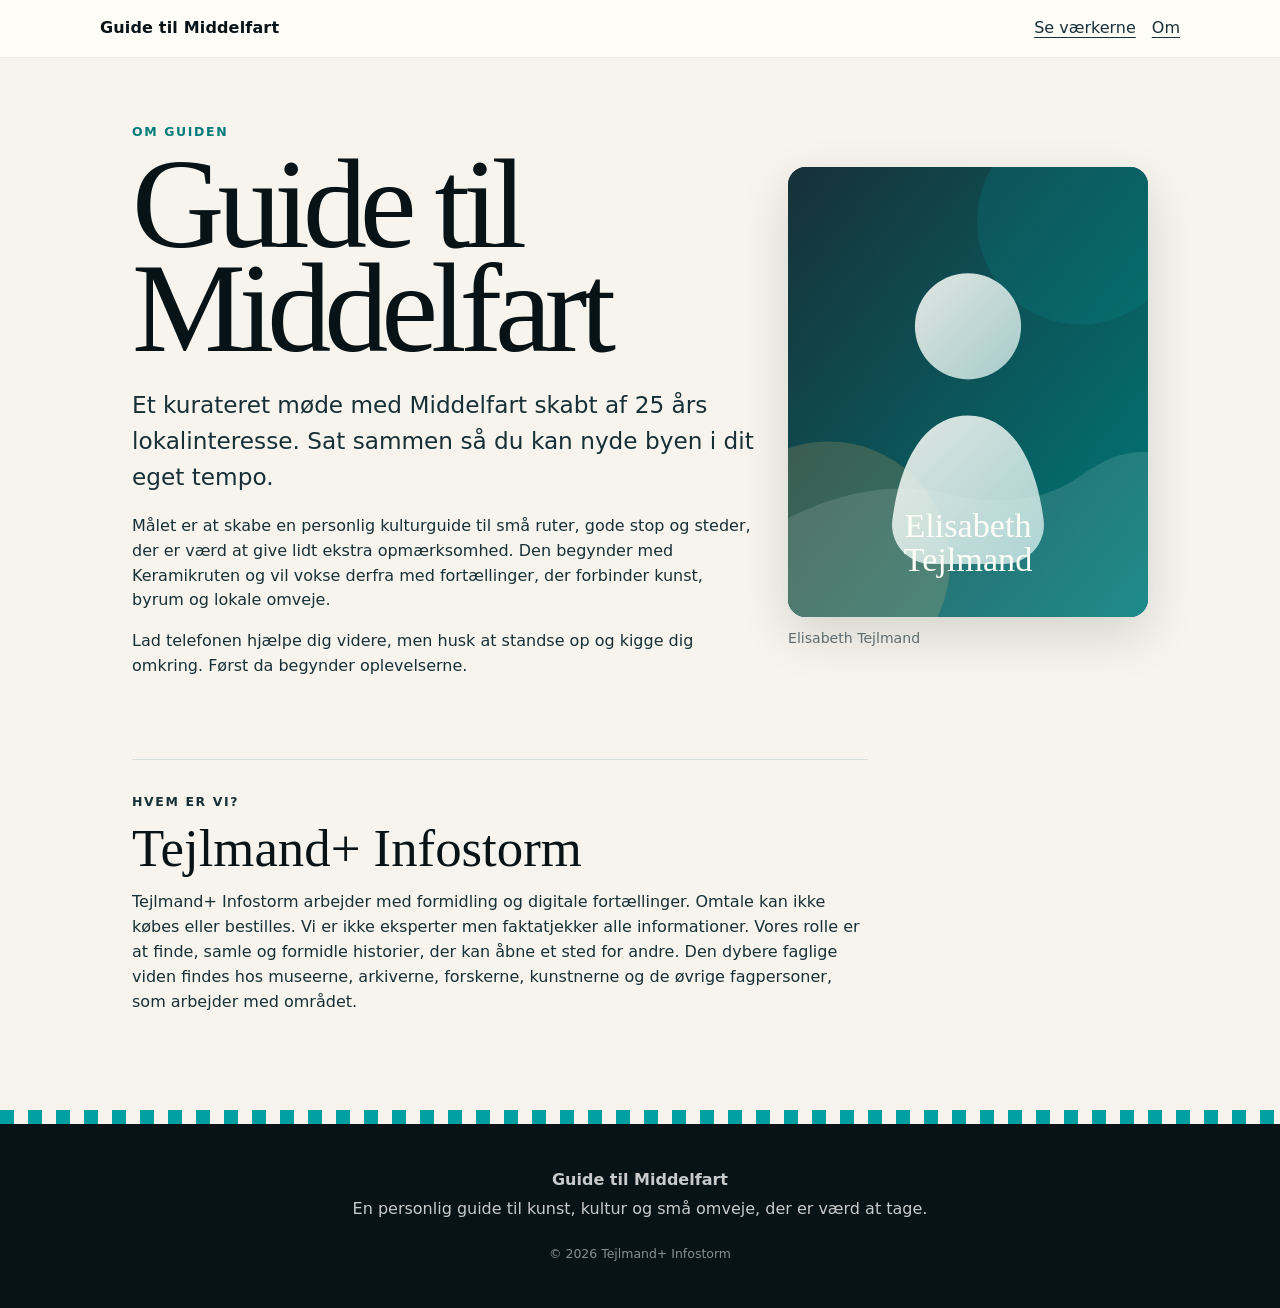
<file: Om-side.html>
<!doctype html>
<html lang="da">
<head>
  <meta charset="utf-8">
  <meta name="viewport" content="width=device-width, initial-scale=1, viewport-fit=cover">
  <meta name="theme-color" content="#f7f4ed">
  <meta name="description" content="Om Guide til Middelfart og Elisabeth Tejlmands personlige kulturguide.">
  <title>Om | Guide til Middelfart</title>
  <link rel="stylesheet" href="css/style.css">
</head>
<body>
  <a class="skip-link" href="#om">Gå direkte til indholdet</a>

  <header class="page-header" id="top">
    <nav class="topbar" aria-label="Hovednavigation">
      <a class="brand" href="index.html">Guide til Middelfart</a>
      <div class="topbar__links">
        <a class="text-link" href="index.html#vaerker">Se værkerne</a>
        <a class="text-link" href="Om-side.html" aria-current="page">Om</a>
      </div>
    </nav>
  </header>

  <main class="about-main" id="om">
    <section class="about-intro" aria-labelledby="om-titel">
      <div class="about-copy">
        <p class="kicker">Om guiden</p>
        <h1 id="om-titel">Guide til Middelfart</h1>
        <p class="about-lead">
          Et kurateret møde med Middelfart skabt af 25 års lokalinteresse. Sat sammen så du kan nyde byen i dit eget tempo.
        </p>
        <p>
          Målet er at skabe en personlig kulturguide til små ruter, gode stop og steder, der er værd at give lidt ekstra opmærksomhed.
          Den begynder med Keramikruten og vil vokse derfra med fortællinger, der forbinder kunst,
          byrum og lokale omveje.
        </p>
        <p>
          Lad telefonen hjælpe dig videre, men husk at standse op og kigge dig omkring. Først da begynder oplevelserne.
        </p>
      </div>

      <figure class="about-portrait">
        <img
          class="about-portrait__image"
          src="images/elisabeth-tejlmand.svg"
          alt="Elisabeth Tejlmand">
        <figcaption>Elisabeth Tejlmand</figcaption>
      </figure>
    </section>

    <section class="about-note" aria-labelledby="firma-titel">
      <p class="kicker">Hvem er vi?</p>
      <h2 id="firma-titel">Tejlmand+ Infostorm</h2>
      <p>
        Tejlmand+ Infostorm arbejder med formidling og digitale fortællinger. Omtale kan ikke købes eller bestilles. Vi er ikke eksperter men faktatjekker alle informationer. Vores rolle er at finde, samle og formidle historier, der kan åbne et sted for andre. Den dybere faglige viden findes hos museerne, arkiverne, forskerne, kunstnerne og de øvrige fagpersoner, som arbejder med området.
      </p>
    </section>
  </main>

  <footer>
    <p><strong>Guide til Middelfart</strong></p>
    <p>En personlig guide til kunst, kultur og små omveje, der er værd at tage.</p>
    <p class="footer-credit">&copy; 2026 Tejlmand+ Infostorm</p>
  </footer>
</body>
</html>
</file>
<file: css/style.css>
:root {
  --ink: #071317;
  --ink-soft: #173038;
  --route: #02a0a0;
  --route-dark: #007b7b;
  --route-soft: #d9f1ef;
  --clay: #ffbd65;
  --clay-soft: #fff0d9;
  --sand: #f7f4ed;
  --paper: #fffdf8;
  --muted: #5f6c70;
  --line: #d8dedc;
  --shadow: 0 18px 50px rgba(7, 19, 23, .14);
  --radius-lg: 28px;
  --radius-md: 18px;
}

* { box-sizing: border-box; }
html { scroll-behavior: smooth; }
body {
  margin: 0;
  color: var(--ink);
  background: var(--sand);
  font-family: Inter, ui-sans-serif, system-ui, -apple-system, BlinkMacSystemFont, "Segoe UI", sans-serif;
  line-height: 1.55;
}
button, a { font: inherit; }
a { color: inherit; }

.skip-link {
  position: absolute;
  left: 1rem;
  top: -4rem;
  z-index: 9999;
  padding: .75rem 1rem;
  color: var(--ink);
  background: var(--clay);
  border-radius: .5rem;
  font-weight: 800;
}
.skip-link:focus { top: 1rem; }

.hero {
  position: relative;
  min-height: 88svh;
  padding: max(1rem, env(safe-area-inset-top)) 1.1rem 3rem;
  color: var(--ink);
  background:
    radial-gradient(circle at 88% 12%, rgba(2, 160, 160, .11), transparent 30%),
    radial-gradient(circle at 10% 86%, rgba(255, 189, 101, .16), transparent 34%),
    linear-gradient(145deg, #fffdf8 0%, #f7f4ed 58%, #edf8f6 100%);
  display: flex;
  flex-direction: column;
  overflow: hidden;
  border-bottom: 1px solid rgba(7, 19, 23, .08);
}

.hero::before {
  content: "";
  position: absolute;
  inset: auto 0 0;
  height: 7rem;
  background: linear-gradient(to top, rgba(255,255,255,.55), transparent);
  pointer-events: none;
}

.hero::after {
  content: "";
  position: absolute;
  right: -1.25rem;
  bottom: 8%;
  width: 8rem;
  height: 18rem;
  opacity: .82;
  transform: rotate(12deg);
  background:
    linear-gradient(var(--route), var(--route)) 0 0 / 2.5rem 2.5rem no-repeat,
    linear-gradient(var(--route), var(--route)) 3.1rem 3.1rem / 2.5rem 2.5rem no-repeat,
    linear-gradient(var(--route), var(--route)) 0 6.2rem / 2.5rem 2.5rem no-repeat,
    linear-gradient(var(--route), var(--route)) 3.1rem 9.3rem / 2.5rem 2.5rem no-repeat,
    linear-gradient(var(--route), var(--route)) 0 12.4rem / 2.5rem 2.5rem no-repeat;
  border-radius: .45rem;
  filter: drop-shadow(0 12px 24px rgba(2,160,160,.16));
  pointer-events: none;
}

.topbar {
  width: min(100%, 1080px);
  margin: 0 auto;
  display: flex;
  align-items: center;
  justify-content: space-between;
  gap: 1rem;
  position: relative;
  z-index: 2;
}
.brand { font-weight: 800; text-decoration: none; letter-spacing: .01em; }
.topbar__links {
  display: flex;
  align-items: center;
  gap: 1rem;
  flex-wrap: wrap;
  justify-content: flex-end;
}
.text-link { color: var(--ink-soft); text-underline-offset: .25em; }
.text-link:hover { color: var(--route-dark); }

.hero__content {
  width: min(100%, 1080px);
  margin: auto;
  padding: 4.5rem 0 3rem;
  position: relative;
  z-index: 2;
}
.kicker {
  margin: 0 0 .65rem;
  color: var(--route-dark);
  font-size: .78rem;
  font-weight: 900;
  letter-spacing: .13em;
  text-transform: uppercase;
}
.hero .kicker { color: var(--route-dark); }
h1, h2, h3 { font-family: Georgia, "Times New Roman", serif; font-weight: 500; }
h1 {
  max-width: 9ch;
  margin: 0;
  font-size: clamp(4rem, 18vw, 8rem);
  line-height: .82;
  letter-spacing: -.055em;
}
.hero__lead {
  max-width: 39rem;
  margin: 1.8rem 0 0;
  color: var(--ink-soft);
  font-size: clamp(1.08rem, 4.6vw, 1.4rem);
}
.journey-facts {
  display: flex;
  flex-wrap: wrap;
  gap: .65rem 1.25rem;
  margin: 1.55rem 0 2rem;
  color: var(--muted);
  font-size: .88rem;
}
.journey-facts span {
  position: relative;
  padding: 0 0 0 1rem;
  background: none;
  border: 0;
  border-radius: 0;
}
.journey-facts span::before {
  content: "";
  position: absolute;
  left: 0;
  top: .52em;
  width: .42rem;
  height: .42rem;
  background: var(--route);
  border-radius: .08rem;
}
.primary-button {
  display: inline-flex;
  align-items: center;
  gap: .7rem;
  min-height: 52px;
  padding: .9rem 1.2rem;
  color: var(--ink);
  background: var(--route);
  border: 1px solid rgba(7,19,23,.08);
  border-radius: 999px;
  text-decoration: none;
  font-weight: 850;
  box-shadow: 0 10px 24px rgba(2,160,160,.2);
  transition: transform .18s ease, background-color .18s ease, box-shadow .18s ease;
}
.primary-button:hover {
  background: #16b3b3;
  transform: translateY(-2px);
  box-shadow: 0 14px 28px rgba(2,160,160,.25);
}
.primary-button:focus-visible { outline: 3px solid var(--clay); outline-offset: 4px; }
.hero__ornament { display: none; }

main { width: min(100%, 1080px); margin: 0 auto; padding: 4rem 1rem 5rem; }
section + section { margin-top: 5rem; }
.section-heading { max-width: 44rem; margin-bottom: 1.5rem; }
.section-heading h2 { margin: 0; font-size: clamp(2.35rem, 10vw, 4.6rem); line-height: .95; letter-spacing: -.035em; }
.section-heading p:last-child { color: var(--muted); }

.map-shell { position: relative; }
#map {
  height: 64svh;
  min-height: 480px;
  width: 100%;
  border-radius: var(--radius-lg);
  overflow: hidden;
  border: 1px solid var(--line);
  background: var(--route-soft);
  box-shadow: var(--shadow);
}
.map-status {
  position: absolute;
  top: 1rem;
  left: 50%;
  z-index: 500;
  transform: translateX(-50%);
  width: max-content;
  max-width: calc(100% - 2rem);
  padding: .5rem .75rem;
  color: var(--ink);
  background: rgba(255,253,248,.94);
  border: 1px solid rgba(2,160,160,.3);
  border-radius: 999px;
  font-size: .82rem;
  box-shadow: 0 6px 18px rgba(0,0,0,.12);
}
.locate-button {
  position: absolute;
  z-index: 500;
  left: 1rem;
  bottom: 1rem;
  min-height: 46px;
  padding: .7rem 1rem;
  color: var(--ink);
  background: var(--route);
  border: 0;
  border-radius: 999px;
  font-weight: 800;
  box-shadow: 0 8px 22px rgba(0,0,0,.2);
}
.locate-button:hover { background: #16b3b3; }
.locate-button:focus-visible { outline: 3px solid var(--clay); outline-offset: 3px; }
.map-note { color: var(--muted); font-size: .86rem; }

.work-list { display: grid; gap: 1rem; }
.work-card {
  display: grid;
  grid-template-columns: 52px 1fr auto;
  gap: .9rem;
  align-items: center;
  width: 100%;
  padding: 1rem;
  text-align: left;
  color: inherit;
  background: var(--paper);
  border: 1px solid var(--line);
  border-radius: var(--radius-md);
  box-shadow: 0 8px 22px rgba(7,19,23,.06);
  cursor: pointer;
  transition: transform .18s ease, border-color .18s ease, box-shadow .18s ease;
}
.work-card:hover {
  transform: translateY(-2px);
  border-color: var(--route);
  box-shadow: 0 12px 26px rgba(7,19,23,.1);
}
.work-card:focus-visible { outline: 3px solid var(--route); outline-offset: 3px; }
.work-number {
  width: 48px;
  height: 48px;
  display: grid;
  place-items: center;
  color: var(--ink);
  background: var(--route);
  border-radius: 50%;
  font-weight: 900;
}
.work-card h3 { margin: 0; font-size: 1.28rem; }
.work-meta { margin: .15rem 0 0; color: var(--muted); font-size: .9rem; }
.work-arrow { font-size: 1.5rem; color: var(--route-dark); }

.marker-number,
.marker-start {
  display: grid;
  place-items: center;
  color: var(--ink);
  border: 3px solid white;
  font-weight: 900;
  box-shadow: 0 4px 14px rgba(0,0,0,.25);
}
.marker-number { width: 38px; height: 38px; border-radius: 50%; background: var(--route); }
.marker-start { width: 58px; height: 38px; border-radius: 999px; background: var(--clay); font-size: .72rem; }

.work-dialog {
  width: min(100% - 1rem, 720px);
  max-height: calc(100svh - 1rem);
  margin: auto auto .5rem;
  padding: 0;
  color: var(--ink);
  background: var(--paper);
  border: 0;
  border-radius: 26px 26px 16px 16px;
  box-shadow: 0 28px 70px rgba(0,0,0,.3);
}
.work-dialog::backdrop { background: rgba(7,19,23,.72); backdrop-filter: blur(4px); }
.dialog-close {
  position: sticky;
  top: .8rem;
  z-index: 2;
  float: right;
  margin: .8rem .8rem 0 0;
  width: 44px;
  height: 44px;
  color: var(--ink);
  background: var(--route);
  border: 0;
  border-radius: 50%;
  font-size: 1.8rem;
  line-height: 1;
}
.dialog-close:focus-visible { outline: 3px solid var(--clay); outline-offset: 3px; }
.dialog-inner { padding: 3.7rem 1.2rem 1.5rem; }
.dialog-label { color: var(--route-dark); font-weight: 900; font-size: .78rem; text-transform: uppercase; letter-spacing: .11em; }
.dialog-title { margin: .3rem 0 .2rem; font-size: clamp(2.3rem, 12vw, 4rem); line-height: .95; }
.dialog-meta { margin: 0 0 1.5rem; color: var(--muted); }
.placeholder-image {
  aspect-ratio: 4 / 3;
  display: grid;
  place-items: center;
  margin: 1.3rem 0;
  padding: 1rem;
  text-align: center;
  color: var(--paper);
  background: linear-gradient(135deg, var(--ink-soft), var(--route-dark));
  border-radius: var(--radius-md);
}
.story-block { margin: 1.3rem 0; }
.story-block h3 { margin: 0 0 .45rem; font-size: 1.4rem; }
.story-block p { margin: 0; }
.callout {
  margin: 1.3rem 0;
  padding: 1rem;
  border-radius: var(--radius-md);
}
.callout--look { background: var(--route-soft); border-left: 5px solid var(--route); }
.callout--tip { background: var(--clay-soft); border-left: 5px solid var(--clay); }
.next-work {
  margin-top: 1.6rem;
  padding-top: 1.2rem;
  border-top: 1px solid var(--line);
}
.map-link { display: inline-block; margin-top: 1rem; font-weight: 800; color: var(--route-dark); text-underline-offset: .2em; }
.map-link:hover { color: var(--ink); }

footer {
  --footer-tile: 14px;
  position: relative;
  padding: calc(2.5rem + var(--footer-tile)) 1rem calc(2.5rem + env(safe-area-inset-bottom));
  text-align: center;
  color: rgba(255,255,255,.78);
  background: var(--ink);
}
footer::before {
  content: "";
  position: absolute;
  inset: 0 0 auto;
  height: var(--footer-tile);
  background: repeating-linear-gradient(
    90deg,
    var(--route) 0 var(--footer-tile),
    var(--sand) var(--footer-tile) calc(var(--footer-tile) * 2)
  );
}
footer p { margin: .25rem 0; }
.footer-credit {
  margin-top: 1.4rem;
  color: rgba(255,255,255,.52);
  font-size: .78rem;
}
code { font-size: .9em; }

.page-header {
  padding: max(1rem, env(safe-area-inset-top)) 1.1rem 1rem;
  background: var(--paper);
  border-bottom: 1px solid rgba(7, 19, 23, .08);
}

.about-main {
  width: min(100%, 1080px);
  margin: 0 auto;
  padding: 4rem 1rem 5rem;
}

.about-intro {
  display: grid;
  gap: 2rem;
  align-items: center;
}

.about-copy {
  max-width: 42rem;
}

.about-copy h1 {
  max-width: 10ch;
}

.about-lead {
  margin: 1.6rem 0 1.2rem;
  color: var(--ink-soft);
  font-size: clamp(1.1rem, 4.5vw, 1.45rem);
}

.about-copy p:not(.kicker),
.about-note p {
  color: var(--ink-soft);
}

.about-portrait {
  width: min(100%, 360px);
  margin: 0;
}

.about-portrait__image {
  display: grid;
  width: 100%;
  aspect-ratio: 4 / 5;
  object-fit: cover;
  color: var(--paper);
  background:
    linear-gradient(rgba(7,19,23,.08), rgba(7,19,23,.18)),
    linear-gradient(145deg, var(--ink-soft), var(--route-dark));
  border-radius: var(--radius-md);
  box-shadow: var(--shadow);
}

.about-portrait figcaption {
  margin-top: .7rem;
  color: var(--muted);
  font-size: .88rem;
}

.about-note {
  max-width: 46rem;
  margin-top: 4rem;
  padding-top: 2rem;
  border-top: 1px solid var(--line);
}

.about-note h2 {
  margin: 0;
  font-size: clamp(2rem, 8vw, 3.3rem);
  line-height: 1;
}

@media (min-width: 760px) {
  .hero { padding-left: 2rem; padding-right: 2rem; }
  .hero::after { right: 5%; bottom: 10%; transform: rotate(12deg) scale(1.15); }
  main { padding-left: 2rem; padding-right: 2rem; }
  .page-header { padding-left: 2rem; padding-right: 2rem; }
  .about-main { padding-left: 2rem; padding-right: 2rem; }
  .about-intro { grid-template-columns: minmax(0, 1fr) minmax(280px, 360px); }
  .work-list { grid-template-columns: repeat(2, minmax(0, 1fr)); }
  .work-dialog { margin: auto; border-radius: 28px; }
  .dialog-inner { padding: 4rem 2.3rem 2.3rem; }
}

@media (prefers-reduced-motion: reduce) {
  html { scroll-behavior: auto; }
  .primary-button,
  .work-card { transition: none; }
}

/* Version 0.2: værkbilleder i fast 4:5-format */
.work-list {
  grid-template-columns: 1fr;
  gap: 1.25rem;
}
.work-card {
  grid-template-columns: 104px minmax(0, 1fr) auto;
  padding: .7rem;
  gap: 1rem;
  overflow: hidden;
}
.work-card__media {
  position: relative;
  display: block;
}
.work-card__image {
  display: block;
  width: 100%;
  aspect-ratio: 4 / 5;
  object-fit: cover;
  border-radius: 13px;
  background: var(--route-soft);
}
.work-card__image--empty {
  background: linear-gradient(145deg, var(--ink-soft), var(--route-dark));
}
.work-card .work-number {
  position: absolute;
  left: .45rem;
  bottom: .45rem;
  width: 38px;
  height: 38px;
  border: 2px solid var(--paper);
  box-shadow: 0 4px 12px rgba(7,19,23,.25);
}
.work-card__body {
  min-width: 0;
  align-self: center;
}
.work-card__eyebrow {
  display: block;
  margin-bottom: .25rem;
  color: var(--route-dark);
  font-size: .72rem;
  font-weight: 850;
  letter-spacing: .06em;
  text-transform: uppercase;
}
.work-card__intro {
  display: block;
  margin-top: .55rem;
  color: var(--ink-soft);
  font-family: Georgia, "Times New Roman", serif;
  font-size: .98rem;
  line-height: 1.35;
}
.work-figure {
  margin: 1.4rem 0 1.8rem;
}
.work-image {
  display: block;
  width: 100%;
  aspect-ratio: 4 / 5;
  object-fit: cover;
  border-radius: var(--radius-md);
  background: var(--route-soft);
  box-shadow: 0 12px 30px rgba(7,19,23,.12);
}
.placeholder-image { aspect-ratio: 4 / 5; }
.story-block--intro {
  font-family: Georgia, "Times New Roman", serif;
  font-size: clamp(1.25rem, 5vw, 1.6rem);
  line-height: 1.35;
}
.callout__label {
  margin: 0 0 .45rem;
  font-weight: 900;
  letter-spacing: .01em;
}
.next-work {
  padding: 1.15rem;
  color: var(--ink);
  background: var(--route-soft);
  border: 1px solid rgba(2,160,160,.28);
  border-radius: var(--radius-md);
}
.map-link {
  padding: .65rem .85rem;
  color: var(--ink);
  background: var(--route);
  border-radius: 999px;
  text-decoration: none;
}
@media (min-width: 760px) {
  .work-list { grid-template-columns: repeat(2, minmax(0, 1fr)); }
  .work-card {
    grid-template-columns: 145px minmax(0, 1fr) auto;
    min-height: 220px;
  }
  .dialog-inner { padding-inline: 2rem; }
  .work-figure { max-width: 520px; margin-inline: auto; }
}
@media (max-width: 420px) {
  .work-card { grid-template-columns: 88px minmax(0, 1fr) auto; gap: .75rem; }
  .work-card__intro { display: none; }
}
</file>
